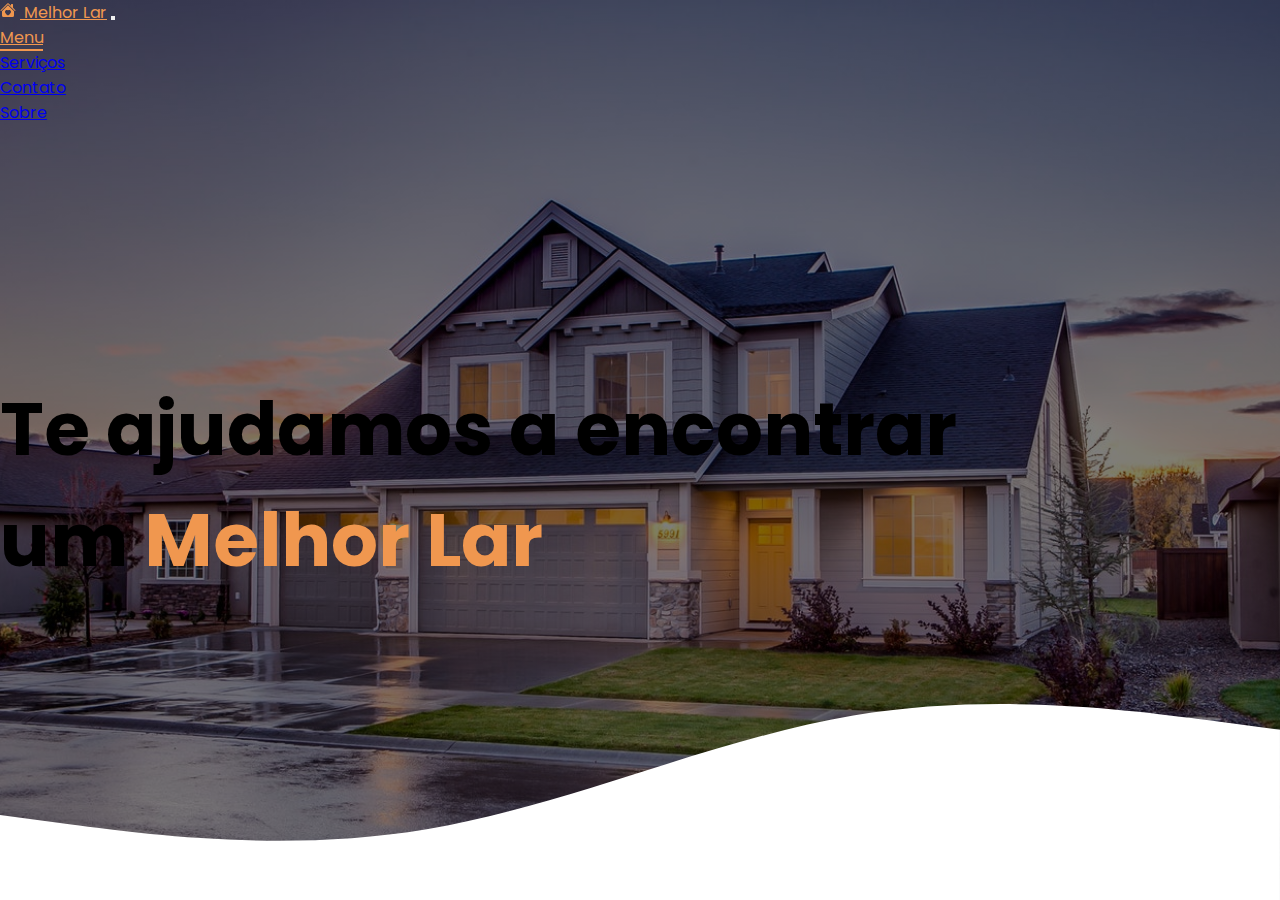
<file: Mobiliaria/index.html>
<!doctype html>
<html lang="en">

<head>
    <!-- Required meta tags -->
    <meta charset="utf-8">
    <meta name="viewport" content="width=device-width, initial-scale=1">

    <!-- Bootstrap CSS -->
    <link href="https://cdn.jsdelivr.net/npm/bootstrap@5.0.2/dist/css/bootstrap.min.css" rel="stylesheet"
        integrity="sha384-EVSTQN3/azprG1Anm3QDgpJLIm9Nao0Yz1ztcQTwFspd3yD65VohhpuuCOmLASjC" crossorigin="anonymous">

    <!-- ---link do css--- -->
    <link rel="stylesheet" href="style.css">

    <title>Melhor Lar</title>
</head>

<body>

    <section class="header">
        <div class="container">

            <nav class="navbar navbar-expand-lg navbar-dark">
                <div class="container-fluid">
                    <svg xmlns="http://www.w3.org/2000/svg" width="16" height="16" fill="#f0974f"
                        class="bi bi-house-heart-fill" viewBox="0 0 16 16">
                        <path
                            d="M7.293 1.5a1 1 0 0 1 1.414 0L11 3.793V2.5a.5.5 0 0 1 .5-.5h1a.5.5 0 0 1 .5.5v3.293l2.354 2.353a.5.5 0 0 1-.708.707L8 2.207 1.354 8.853a.5.5 0 1 1-.708-.707L7.293 1.5Z" />
                        <path
                            d="m14 9.293-6-6-6 6V13.5A1.5 1.5 0 0 0 3.5 15h9a1.5 1.5 0 0 0 1.5-1.5V9.293Zm-6-.811c1.664-1.673 5.825 1.254 0 5.018-5.825-3.764-1.664-6.691 0-5.018Z" />
                    </svg>
                    <a class="navbar-brand" href="#">&nbsp;Melhor Lar</a>
                    <button class="navbar-toggler" type="button" data-bs-toggle="collapse"
                        data-bs-target="#navbarSupportedContent" aria-controls="navbarSupportedContent"
                        aria-expanded="false" aria-label="Toggle navigation">
                        <span class="navbar-toggler-icon"></span>
                    </button>
                    <div class="collapse navbar-collapse" id="navbarSupportedContent">
                        <ul class="navbar-nav ms-auto mb-2 mb-lg-0">
                            <li class="nav-item">
                                <a class="nav-link active" aria-current="page" href="#">Menu</a>
                            </li>
                            <li class="nav-item">
                                <a class="nav-link" href="#">Serviços</a>
                            </li>
                            <li class="nav-item">
                                <a class="nav-link" href="#">Contato</a>
                            </li>
                            <li class="nav-item">
                                <a class="nav-link" href="#">Sobre</a>
                            </li>
                        </ul>
                    </div>
                </div>
            </nav>

            <!-- ---navbar end--- -->
            <div class="middle">
                <h1 class="text-white fw-bold display-3">Te ajudamos a encontrar um <span class="theme-text">Melhor
                        Lar</span></h1>
            </div>

        </div>
        <svg class="wave" xmlns="http://www.w3.org/2000/svg" viewBox="0 0 1440 320"><path fill="#fff" fill-opacity="1" d="M0,224L80,234.7C160,245,320,267,480,240C640,213,800,139,960,112C1120,85,1280,107,1360,117.3L1440,128L1440,320L1360,320C1280,320,1120,320,960,320C800,320,640,320,480,320C320,320,160,320,80,320L0,320Z"></path></svg>
    </section>



    <!-- Option 1: Bootstrap Bundle with Popper -->
    <script src="https://cdn.jsdelivr.net/npm/bootstrap@5.0.2/dist/js/bootstrap.bundle.min.js"
        integrity="sha384-MrcW6ZMFYlzcLA8Nl+NtUVF0sA7MsXsP1UyJoMp4YLEuNSfAP+JcXn/tWtIaxVXM"
        crossorigin="anonymous"></script>

    <!-- Option 2: Separate Popper and Bootstrap JS -->
    <!--
    <script src="https://cdn.jsdelivr.net/npm/@popperjs/core@2.9.2/dist/umd/popper.min.js" integrity="sha384-IQsoLXl5PILFhosVNubq5LC7Qb9DXgDA9i+tQ8Zj3iwWAwPtgFTxbJ8NT4GN1R8p" crossorigin="anonymous"></script>
    <script src="https://cdn.jsdelivr.net/npm/bootstrap@5.0.2/dist/js/bootstrap.min.js" integrity="sha384-cVKIPhGWiC2Al4u+LWgxfKTRIcfu0JTxR+EQDz/bgldoEyl4H0zUF0QKbrJ0EcQF" crossorigin="anonymous"></script>
    -->
</body>

</html>
</file>
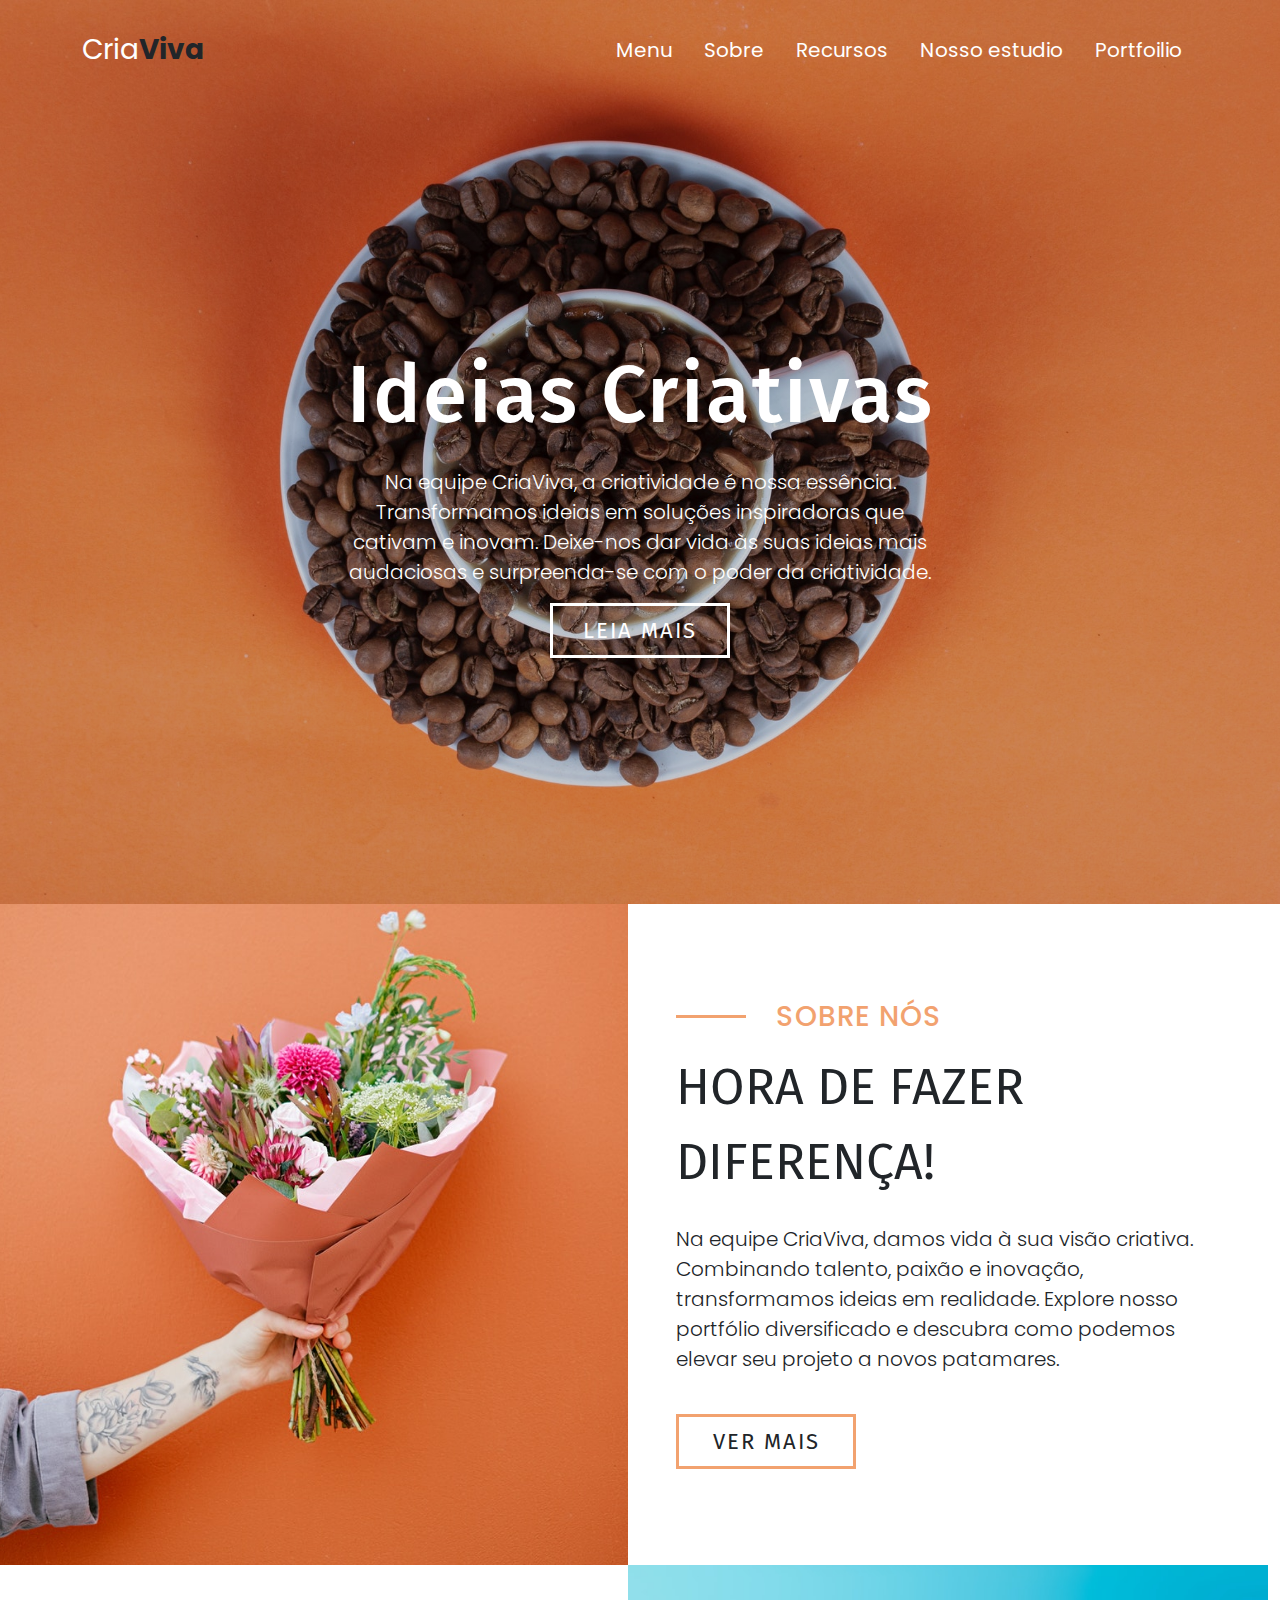
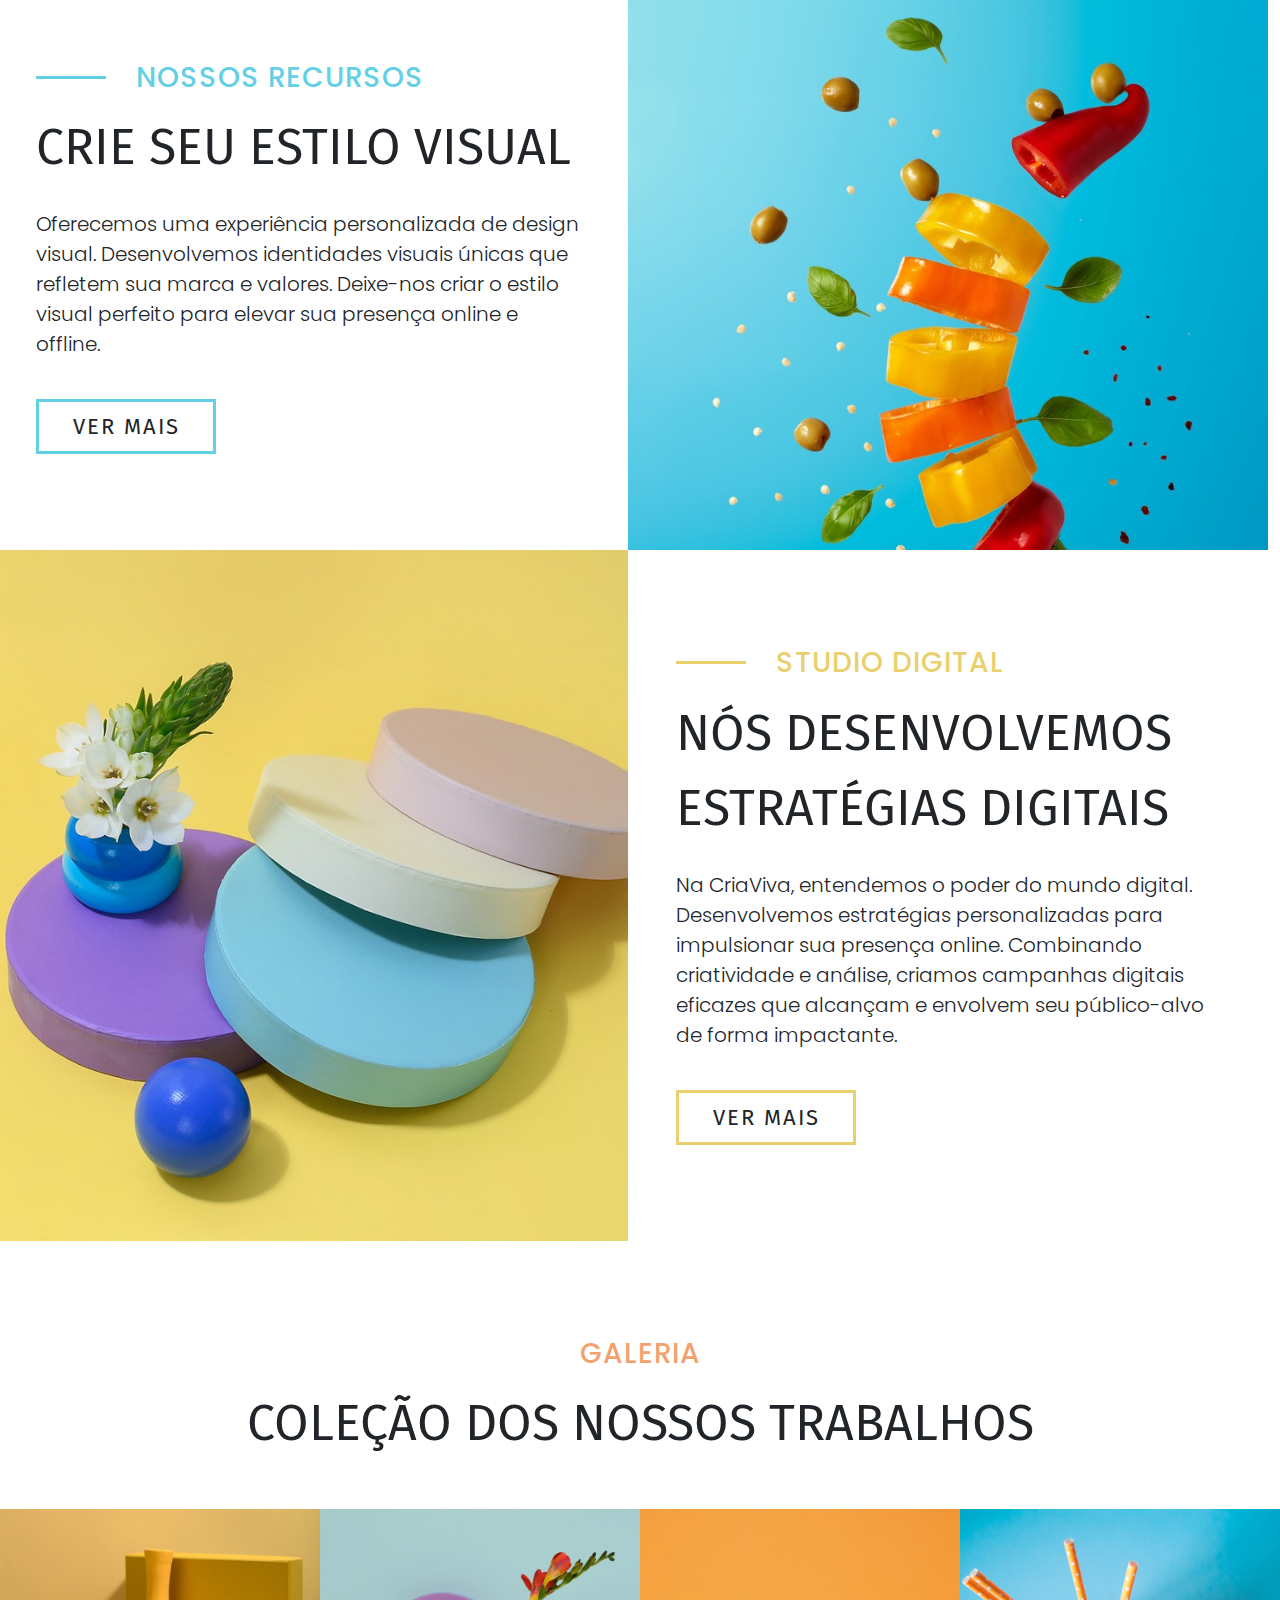
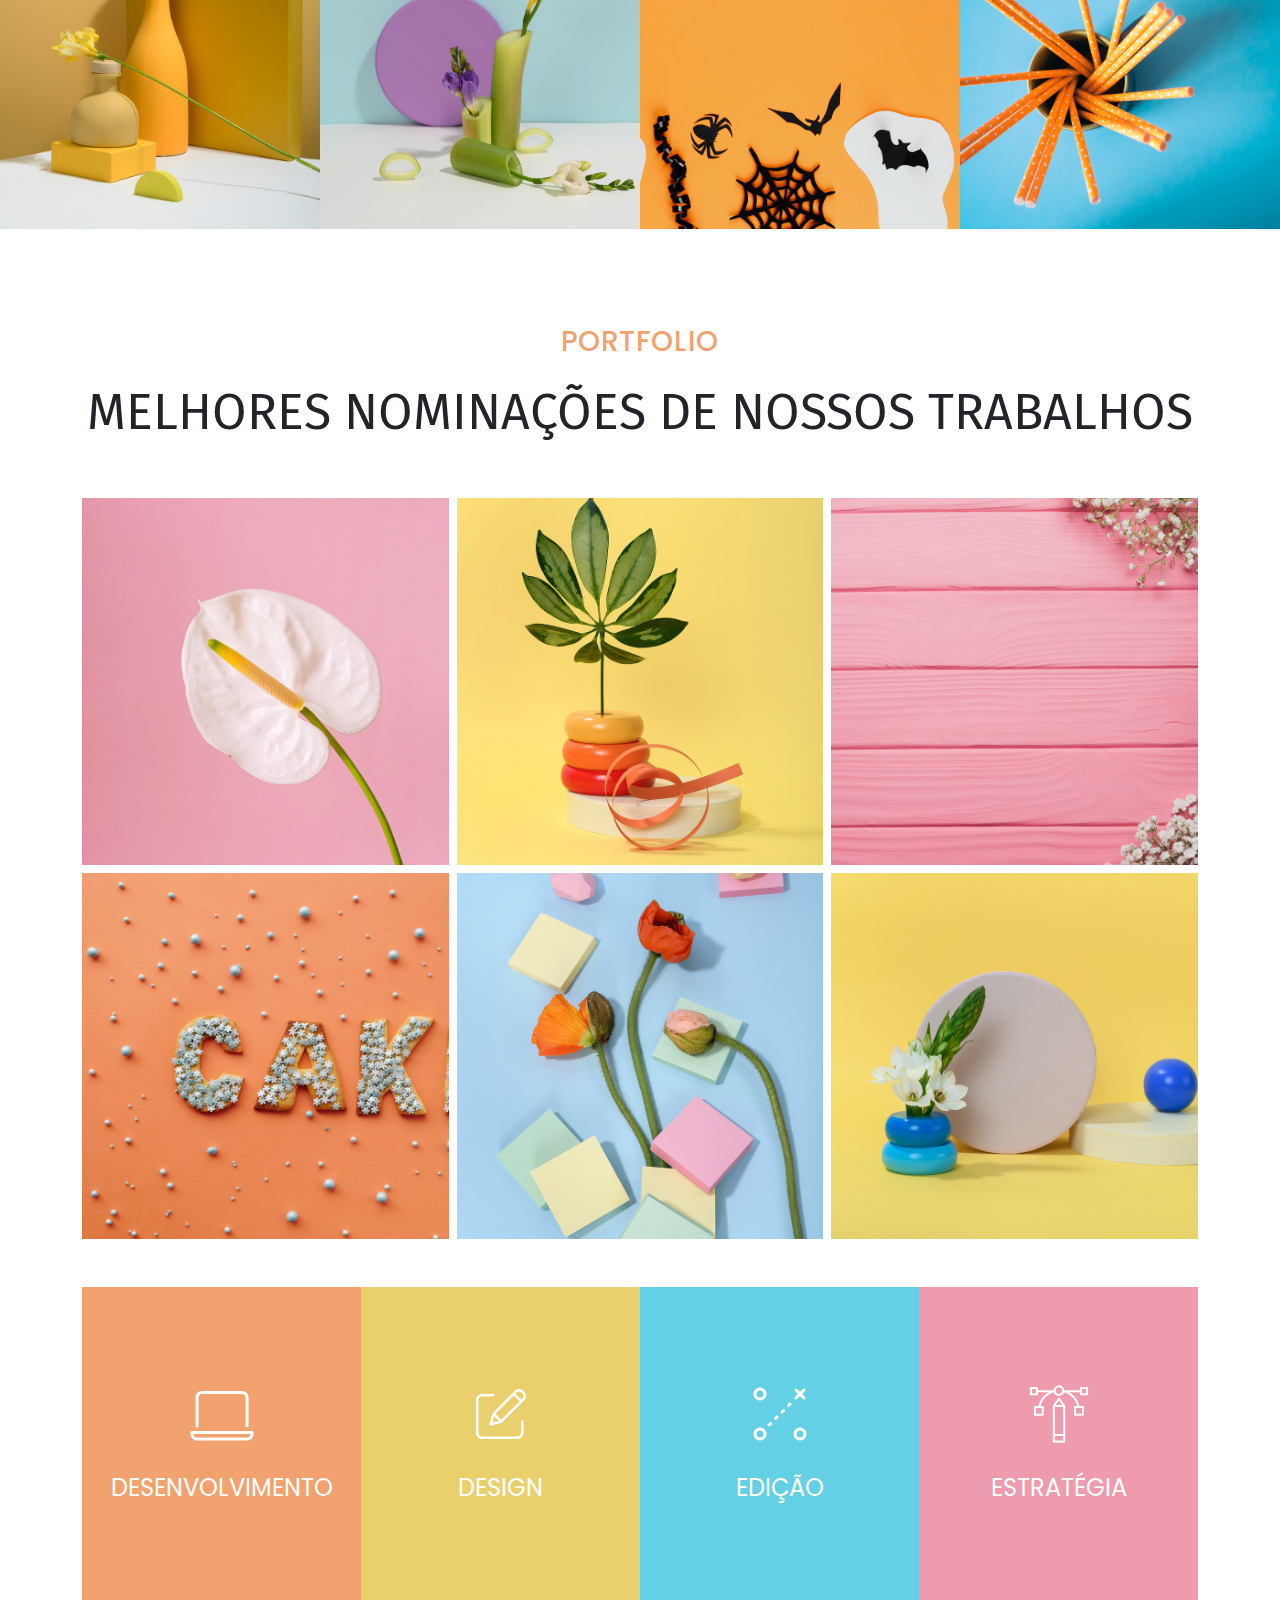
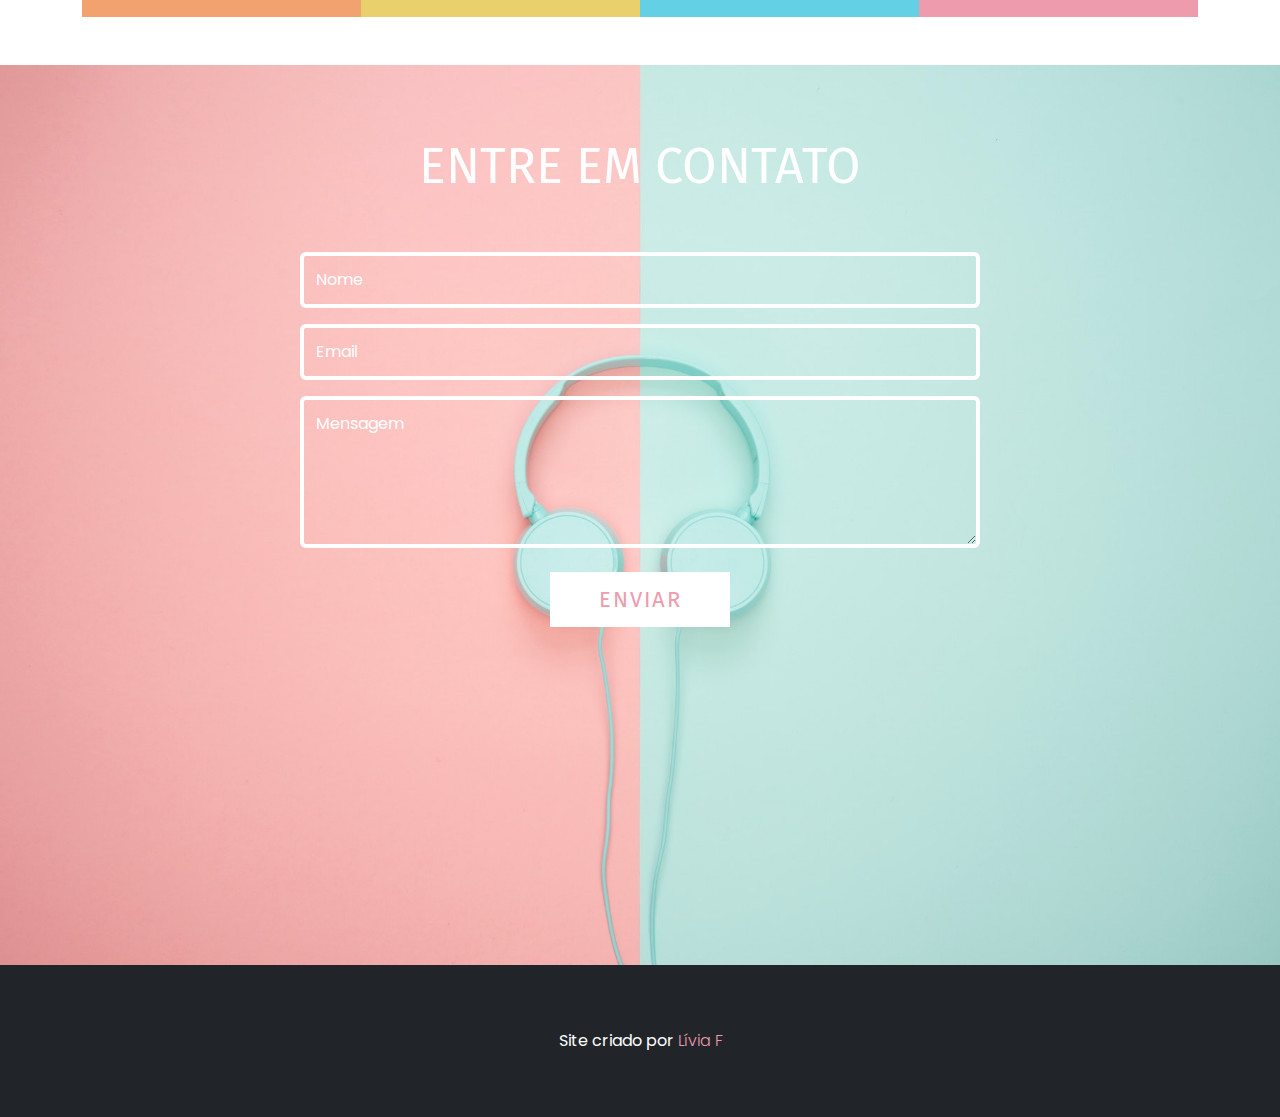
<file: portfolio/index.html>
<!DOCTYPE html>
<html lang="pt-br">
<head>
    <meta charset="UTF-8">
    <meta name="viewport" content="width=device-width, initial-scale=1.0">
    <title>CriaViva</title>
    <!-- ---bootstrap css--- -->
    <link rel="stylesheet" href="bootstrap/bootstrap.min.css">
    <!-- ------ -->
    <link rel="stylesheet" href="style.css">
</head>
<body>
    
<header id="header">
    <nav class="navbar navbar-expand-lg navbar-dark py-4">
        <div class="container">
            <a href="#" class="navbar-brand fs-3" >Cria<span class="fw-bold text-dark">Viva</span></a>
            <button type="button" class="navbar-toggler border-0" data-bs-toggle = "collapse" data-bs-target="#menuContent">
                <span class="navbar-toggler-icon">

                </span>
            </button>

            <div class="collapse navbar-collapse" id="menuContent">
                <ul class="navbar-nav ms-auto text-center">
                    <li class="nav-item mx-lg-2">
                        <a href="#header" class="nav-link text-white fs-5">Menu</a>
                    </li>
                    <li class="nav-item mx-lg-2">
                        <a href="#about" class="nav-link text-white fs-5">Sobre</a>
                    </li>
                    <li class="nav-item mx-lg-2">
                        <a href="#features" class="nav-link text-white fs-5">Recursos</a>
                    </li>
                    <li class="nav-item mx-lg-2">
                        <a href="#studio" class="nav-link text-white fs-5">Nosso estudio</a>
                    </li>
                    <li class="nav-item mx-lg-2">
                        <a href="#portfolio" class="nav-link text-white fs-5">Portfoilio</a>
                    </li>
                </ul>
            </div>
        </div>
    </nav>

    <div class="header-banner text-white">
        <div class="container d-flex flex-column align-items-center justify-content-center">
            <h1 class="mb-4">Ideias Criativas</h1>
            <p class="lead text-center">
                Na equipe CriaViva, a criatividade é nossa essência. Transformamos ideias em soluções inspiradoras que cativam e inovam. Deixe-nos dar vida às suas ideias mais audaciosas e surpreenda-se com o poder da criatividade.
            </p>
            <a href="#" class="btn btn-light btn-lg">Leia Mais</a>
        </div>
    </div>
</header>

<!-- ---seção sobre--- -->
<section id="about">
    <div class="row w-100 n-0">
        <div class="about-text col-lg-6 order-lg-1 my-5 p-5 d-flex flex-column justify-content-center align-items-start">
            <div class="title">
                <div class="d-flex justify-content-start align-items-center">
                    <div class="line"></div>
                    <h3 class="text-uppercase mb-0">Sobre Nós</h3>
                </div>
                <span class="text-uppercase mt-3 d-block">Hora de fazer diferença!</span>
            </div>
            <p class="lead my-4">Na equipe CriaViva, damos vida à sua visão criativa. Combinando talento, paixão e inovação, transformamos ideias em realidade. Explore nosso portfólio diversificado e descubra como podemos elevar seu projeto a novos patamares.</p>
            <a href="#" class="btn mt-3">Ver Mais</a>
        </div>

        <div class="about-img col-lg-6 order-lg-0">

        </div>
    </div>
</section>

<!-- ---seção Recursos--- -->
<section id="features">
    <div class="row w-100 n-0">
        <div class="features-text col-lg-6 my-5 p-5 d-flex flex-column justify-content-center align-items-start">
            <div class="title">
                <div class="d-flex justify-content-start align-items-center">
                    <div class="line"></div>
                    <h3 class="text-uppercase mb-0">Nossos Recursos</h3>
                </div>
                <span class="text-uppercase mt-3 d-block">Crie seu estilo visual</span>
            </div>
            <p class="lead my-4">Oferecemos uma experiência personalizada de design visual. Desenvolvemos identidades visuais únicas que refletem sua marca e valores. Deixe-nos criar o estilo visual perfeito para elevar sua presença online e offline.</p>
            <a href="#" class="btn mt-3">Ver Mais</a>
        </div>

        <div class="features-img col-lg-6">

        </div>
    </div>
</section>

<!-- ---seção Studio--- -->
<section id="studio">
    <div class="row w-100 n-0">
        <div class="studio-text col-lg-6 order-lg-1 my-5 p-5 d-flex flex-column justify-content-center align-items-start">
            <div class="title">
                <div class="d-flex justify-content-start align-items-center">
                    <div class="line"></div>
                    <h3 class="text-uppercase mb-0">Studio Digital</h3>
                </div>
                <span class="text-uppercase mt-3 d-block">Nós desenvolvemos estratégias digitais</span>
            </div>
            <p class="lead my-4">Na CriaViva, entendemos o poder do mundo digital. Desenvolvemos estratégias personalizadas para impulsionar sua presença online. Combinando criatividade e análise, criamos campanhas digitais eficazes que alcançam e envolvem seu público-alvo de forma impactante.</p>
            <a href="#" class="btn mt-3">Ver Mais</a>
        </div>

        <div class="studio-img col-lg-6">

        </div>
    </div>
</section>

<!-- ---gallery--- -->
<section id="gallery" class="my-5 pt-5">
    <div class="container">
        <div class="title text-center mb-5">
            <h3 class="text-uppercase mb-0">
                galeria
            </h3>
            <span class="text-uppercase mt-3 d-block">
                coleção dos nossos trabalhos
            </span>
        </div>
    </div>
    <div class="row g-0">
        <div class="col-md-6 col-xl-3">
            <img src="images/gallery__1.jpg" alt="" class="img-fluid">
        </div>
        <div class="col-md-6 col-xl-3">
            <img src="images/gallery__2.jpg" alt="" class="img-fluid">
        </div>
        <div class="col-md-6 col-xl-3">
            <img src="images/gallery__3.jpg" alt="" class="img-fluid">
        </div>
        <div class="col-md-6 col-xl-3">
            <img src="images/gallery__4.jpg" alt="" class="img-fluid">
        </div>
    </div>
</section>

<!-- ---portfolio--- -->
<section id="portfolio" class="my-5 pt-5">
    <div class="container">
        <div class="title text-center mb-5">
            <h3 class="text-uppercase mb-0">
                Portfolio
            </h3>
            <span class="text-uppercase mt-3 d-block">
                Melhores nominações de nossos trabalhos
            </span>
        </div>

        <div class="row g-2">
            <div class="col-md-6 col-lg-4">
                <img src="images/portfolio__1.jpg" class="img-fluid" alt="">
            </div>
            <div class="col-md-6 col-lg-4">
                <img src="images/portfolio__2.jpg" class="img-fluid" alt="">
            </div>
            <div class="col-md-6 col-lg-4">
                <img src="images/portfolio__3.jpg" class="img-fluid" alt="">
            </div>
            <div class="col-md-6 col-lg-4">
                <img src="images/portfolio__4.jpg" class="img-fluid" alt="">
            </div>
            <div class="col-md-6 col-lg-4">
                <img src="images/portfolio__5.jpg" class="img-fluid" alt="">
            </div>
            <div class="col-md-6 col-lg-4">
                <img src="images/portfolio__6.jpg" class="img-fluid" alt="">
            </div>
        </div>
    </div>
</section>

<!-- ---serviços--- -->
<section id="services" class="my-5">
    <div class="container">
        <div class="row g-0">
            <div class="col-nd-6 col-lg-3 p-4 d-flex flex-column align-items-center justify-content-center">
                <img src="images/icon__1.png" alt="">
                <p class="text-uppercase text-center mt-4 fs-4 text-white">Desenvolvimento</p>
                
            </div>
            <div class="col-nd-6 col-lg-3 p-4 d-flex flex-column align-items-center justify-content-center">
                <img src="images/icon__2.png" alt="">
                <p class="text-uppercase text-center mt-4 fs-4 text-white">Design</p>

            </div>
            <div class="col-nd-6 col-lg-3 p-4 d-flex flex-column align-items-center justify-content-center">
                <img src="images/icon__3.png" alt="">
                <p class="text-uppercase text-center mt-4 fs-4 text-white">Edição</p>

            </div>
            <div class="col-nd-6 col-lg-3 p-4 d-flex flex-column align-items-center justify-content-center">
                <img src="images/icon__4.png" alt="">
                <p class="text-uppercase text-center mt-4 fs-4 text-white">Estratégia</p>

            </div>
        </div>
    </div>
</section>

<!-- ---contact--- -->
<section id="contact" class="vh-100 pt-5">
    <div class="container">
        <div class="title text-center mb-5">
            <span class="text-uppercase mt-3 d-block text-white">
                Entre em Contato
            </span>
        </div>

        <form class="mx-auto">
            <div class="mb-3">
                <input type="text" placeholder="Nome" class="form-control bg-transparent text-white border-4 border-white">
            </div>
            <div class="mb-3">
                <input type="text" placeholder="Email" class="form-control bg-transparent text-white border-4 border-white">
            </div>
            <div class="mb-3">
                <textarea rows="5" placeholder="Mensagem" class="form-control bg-transparent text-white border-4 border-white"></textarea>
            </div>
            <button type="submit" class="btn d-block mx-auto bg-white border-white mt-4">Enviar</button>
        </form>
    </div>
</section>

<footer class="py-5 bg-dark text-white">
    <div class="container">
        <p class="text-center my-3">
            Site criado por <span class="fw-light">Lívia F</span>
        </p>
    </div>
</footer>


<!-- ---bootstrap js--- -->
    <script src="bootstrap/bootstrap.bundle.min.js"></script>
</body>
</html>
</file>
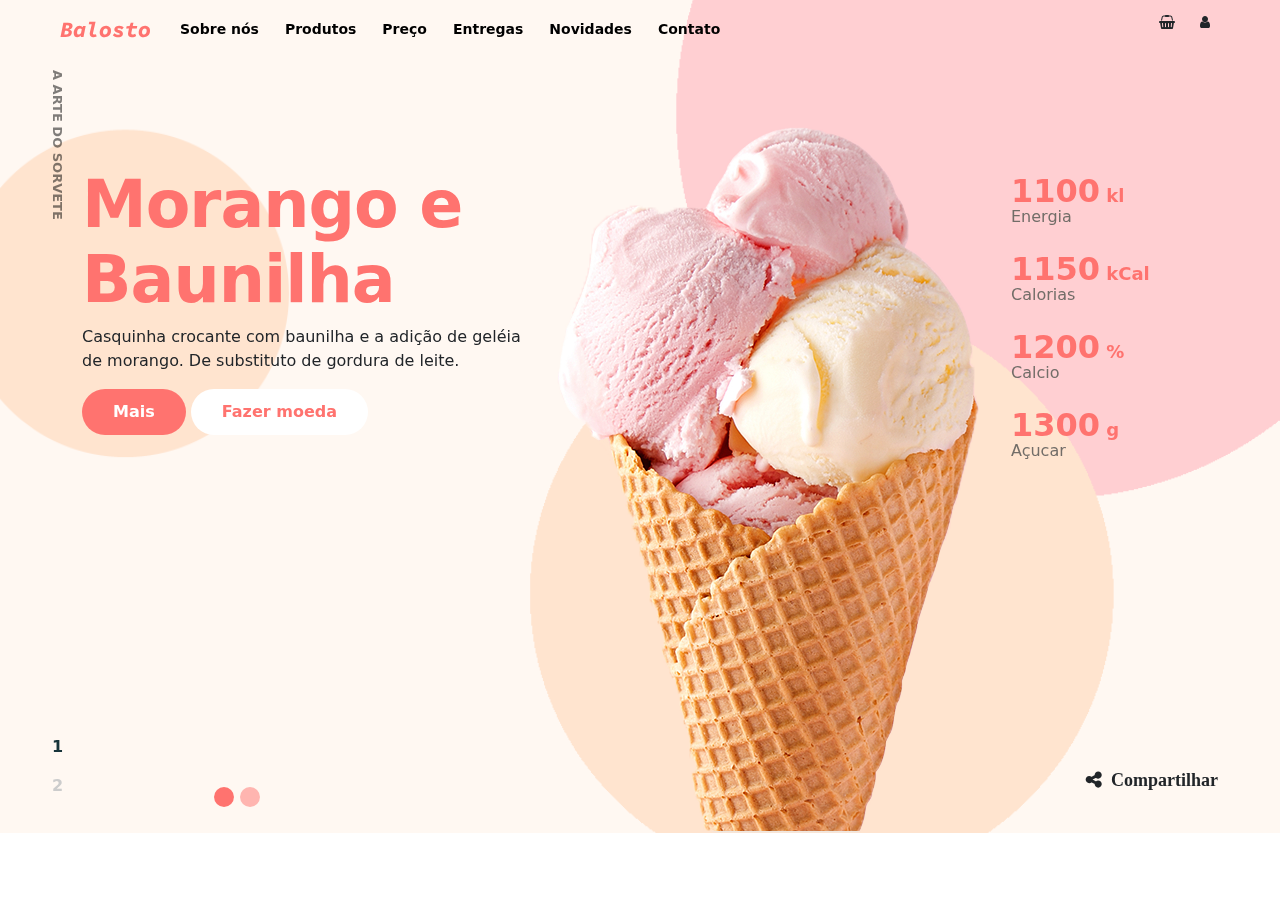
<file: Sorvete/index.html>
<!DOCTYPE html>
<html lang="pt-br">

<head>
    <meta charset="UTF-8">
    <meta name="viewport" content="width=device-width, initial-scale=1.0">
    <title>Loja de Sorvetes</title>

    <!-- ---fonts--- -->
    <link
        href="https://fonts.googleapis.com/css2?family=Source+Code+Pro:ital,wght@0,600;0,700;0,900;1,500;1,600;1,900&display=swap"
        rel="stylesheet">
    <link href="https://fonts.googleapis.com/css2?family=Nunito:wght@400;600&display=swap" rel="stylesheet">
    <link href="https://fonts.googleapis.com/css2?family=Roboto:ital,wght@0,400;0,500;1,400&display=swap"
        rel="stylesheet">

    <!-- ---bootstrap--- -->
    <link rel="stylesheet" href="https://cdn.jsdelivr.net/npm/bootstrap@5.3.1/dist/css/bootstrap.min.css">

    <!-- ---fontawesome--- -->
    <link rel="stylesheet" href="https://cdn.jsdelivr.net/npm/font-awesome@4.7.0/css/font-awesome.min.css">

    <!-- ---css--- -->
    <link rel="stylesheet" href="style.css">
</head>

<header class="menu">
    <div class="menu-1">
        <div class="container-fluid px-lg-5">
            <nav class="navbar navbar-expand-lg">
                <div class="container-fluid">
                    <a class="navbar-brand" href="#">Balosto</a>
                    <button class="navbar-toggler" type="button" data-bs-toggle="collapse" data-bs-target="#navbarNav"
                        aria-controls="navbarNav" aria-expanded="false" aria-label="Toggle navigation">
                        <span class="navbar-toggler-icon"></span>
                    </button>
                    <div class="collapse navbar-collapse" id="navbarNav">
                        <ul class="navbar-nav">
                            <li class="nav-item">
                                <a class="nav-link active" aria-current="page" href="#">Sobre nós</a>
                            </li>
                            <li class="nav-item">
                                <a class="nav-link" href="#">Produtos</a>
                            </li>
                            <li class="nav-item">
                                <a class="nav-link" href="#">Preço</a>
                            </li>
                            <li class="nav-item">
                                <a class="nav-link" href="#">Entregas</a>
                            </li>
                            <li class="nav-item">
                                <a class="nav-link" href="#">Novidades</a>
                            </li>
                            <li class="nav-item">
                                <a class="nav-link" href="#">Contato</a>
                            </li>
                        </ul>
                    </div>
                    <ul class="navbar-nav1 m1-auto">
                        <i class="fa fa-shopping-basket"></i>
                        <i class="fa fa-user"></i>
                    </ul>
                </div>
            </nav>
        </div>
    </div>
</header>

<section class="main background-image">
    <div class="container-fluid">
        <div id="carouselExampleIndicators" class="carousel carousel-fade">
            <div class="carousel-indicators">
                <button type="button" data-bs-target="#carouselExampleIndicators" data-bs-slide-to="0" class="active btn"
                    aria-current="true" aria-label="Slide 1"></button>
                <button type="button" data-bs-target="#carouselExampleIndicators" data-bs-slide-to="1"
                    aria-label="Slide 2" class="btn"></button>
            </div>
            <div class="carousel-inner">
                <div class="carousel-item active">
                    <div class="craft">
                        <span>A Arte do Sorvete</span>
                    </div>
                    <div class="slider-counter">
                        <span class="item1 active">1</span>
                        <span class="item1">2</span>
                    </div>
                    <div class="container">
                        <div class="row">
                            <div class="col-lg-5 col-md-12 col-sm-12">
                                <div class="slider_head">
                                    <div class="slider_head1">
                                        <h1>Morango <span>e Baunilha</span></h1>
                                        <p>Casquinha crocante com baunilha e a adição de geléia de morango. De
                                            substituto de gordura de leite.</p>
                                        <div class="button text-left">
                                            <button class="btn button1">Mais</button>
                                            <button class="btn button2">Fazer moeda</button>
                                        </div>
                                    </div>
                                </div>
                                <div class="share">
                                    <i class="fa fa-share-alt"><span>Compartilhar</span></i>
                                </div>
                            </div>
                            <div class="col-lg-7 col-md-12 col-sm-12 hide">
                                <div class="image d-flex justify-content-start">
                                    <img src="image/3.png" alt="">
                                    <ul>
                                        <li><a href="#">1100 <span>kl</span><br>
                                                <p>Energia</p>
                                            </a></li>

                                        <li><a href="#">1150 <span>kCal</span><br>
                                                <p>Calorias</p>
                                            </a></li>

                                        <li><a href="#">1200 <span>%</span><br>
                                                <p>Calcio</p>
                                            </a></li>

                                        <li><a href="#">1300 <span>g</span><br>
                                                <p>Açucar</p>
                                            </a></li>
                                    </ul>
                                </div>
                            </div>
                        </div>
                    </div>

                </div>
                <div class="carousel-item">
                    <div class="craft">
                        <span>A Arte do Sorvete</span>
                    </div>
                    <div class="slider-counter">
                        <span class="item1 ">1</span>
                        <span class="item1 active">2</span>
                    </div>
                    <div class="container">
                        <div class="row">
                            <div class="col-lg-5 col-md-12 col-sm-12">
                                <div class="slider_head">
                                    <div class="slider_head1">
                                        <h1>Morango</h1>
                                        <p>Casquinha crocante com baunilha e a adição de geléia de morango. De
                                            substituto de gordura de leite.</p>
                                        <div class="button text-left">
                                            <button class="btn button1">Mais</button>
                                            <button class="btn button2">Fazer moeda</button>
                                        </div>
                                    </div>
                                </div>
                                <div class="share">
                                    <i class="fa fa-share-alt"><span>Compartilhar</span></i>
                                </div>
                            </div>
                            <div class="col-lg-7 col-md-12 col-sm-12 hide">
                                <div class="image d-flex justify-content-start">
                                    <img src="image/2.png" alt="">
                                    <ul>
                                        <li><a href="#">1300 <span>kl</span><br>
                                                <p>Energia</p>
                                            </a></li>

                                        <li><a href="#">1400 <span>kCal</span><br>
                                                <p>Calorias</p>
                                            </a></li>

                                        <li><a href="#">1450 <span>%</span><br>
                                                <p>Calcio</p>
                                            </a></li>

                                        <li><a href="#">1500 <span>g</span><br>
                                                <p>Açucar</p>
                                            </a></li>
                                    </ul>
                                </div>
                            </div>
                        </div>
                    </div>

                </div>
            </div>
        </div>
    </div>
</section>

<body>
    <script src="https://code.jquery.com/jquery-3.7.1.slim.min.js"></script>
    <script src="https://cdnjs.cloudflare.com/ajax/libs/popper.js/2.9.2/umd/popper.min.js"></script>
    <script src="https://cdn.jsdelivr.net/npm/bootstrap@5.3.1/dist/js/bootstrap.min.js"></script>
</body>

</html>
</file>
<file: Mobiliaria/style.css>
@import url('https://fonts.googleapis.com/css2?family=Poppins&display=swap');

*{
    margin: 0px;
    padding: 0px;
    box-sizing: border-box;
    font-family: 'Poppins', sans-serif;
}

:root{
    --main-color:#f0974f;
}

.theme-text{
    color: var(--main-color)
}

.navbar-brand{
    color: var(--main-color)!important;
}

.active{
    color: var(--main-color) !important;
    border-bottom: 2px solid var(--main-color);
}

.navbar ul li a:hover{
    color: var(--main-color) !important;
}

.header{
    background-image: linear-gradient(rgba(0,0,0,0.5), rgba(0,0,0,0.5)), url(img/landing-img.jpg);
    width: 100%;
    height: 100vh;
    background-position: center;
    background-size: cover;
    position: relative;
}
.wave{
    position: absolute;
    bottom: 0px;
    
}
.middle{
    height: 80vh;
    width: 80%;
    display: flex;
    justify-content: start;
    align-items: center;
}
.middle h1{
    font-size: 74px;
}
</file>
<file: portfolio/style.css>
@import url('https://fonts.googleapis.com/css2?family=Fira+Sans:wght@500;600;700&family=Poppins:wght@300;400;500&display=swap');

:root{
    --lg-font:'Fira Sans', sans-serif;
    --sm-font:'Poppins', sans-serif;
    --orange: #f2a26f;
    --pink: #ed9bad;
    --blue: #63d0e5;
    --yellow: #e9d06c;
    --transition: all 0.3s ease;
}

body{
    font-family: var(--sm-font);
}

h1,h2,h3{
    font-family: var(--lg-font);
    letter-spacing: 1px;
}

/* button */
.btn{
    border:none;
    border-radius: 0;
    text-transform: uppercase;
    font-family: var(--lg-font);
    border: 3px solid #fff;
    width: 180px;
    padding: 8px 0;
    letter-spacing: 2px;
    transition: var(--transition);
}

.btn:hover{
    color:#fff;
}


header{
    background: linear-gradient(rgba(0,0,0,0.2),rgba(0,0,0,.2)), url(images/header__img.jpg) center/cover no-repeat;
}

.nav-link{
    transition: var(--transition);
}

.nav-link:hover{
    opacity: 0.7;
}
.header-banner .container{
    min-height: calc(100vh - 96px);
}
.header-banner h1{
    font-size: 40px;
    letter-spacing: 2px;
}

.header-banner .lead{
    max-width: 600px;
}

.header-banner .btn{
    background-color: transparent;
    color:#fff;
    transition: var(--transition);
}
.header-banner .btn:hover{
    background-color: #fff;
    color:#000;
}

/* --line e titulo-- */
.line{
    height: 3px;
    width: 70px;
    background-color: var(--orange);
    margin-right: 30px;
}

.title h3{
    color: var(--orange);
    font-family: var(--sm-font);
}

.title span {
    font-size: 32px;
    font-family: var(--lg-font);
}

/* --sobre-- */
.about-img{
    background: url(images/about__img.jpg)center/cover no-repeat;
    min-height: 500px;
}

.about-text .btn{
    border-color: var(--orange);
}
.about-text .btn:hover{
    background-color: var(--orange);
}

/* ---recursos--- */
.features-img{
    background: url(images/features__img.jpg) center/cover no-repeat;
    min-height: 500px;
}

.features-text .line{
    background-color: var(--blue);
}

.features-text .title h3{
    color: var(--blue);
}

.features-text .btn{
    border-color: var(--blue);
}
.features-text .btn:hover{
    background-color: var(--blue);
}

/* ---studio--- */
.studio-img{
    background: url(images/studio__img.jpg) center/cover no-repeat;
    min-height: 500px;
}

.studio-text .line{
    background-color: var(--yellow);
}

.studio-text .title h3{
    color: var(--yellow);
}

.studio-text .btn{
    border-color: var(--yellow);
}
.studio-text .btn:hover{
    background-color: var(--yellow);
}

/* --serviçoes-- */
#services .row div{
    height: 330px;
}
#services .row div:nth-child(1){
    background-color: var(--orange);
}
#services .row div:nth-child(2){
    background-color: var(--yellow);
}
#services .row div:nth-child(3){
    background-color: var(--blue);
}
#services .row div:nth-child(4){
    background-color: var(--pink);
}

/* contact */
#contact{
    background: url(images/contact__img.jpg) center/cover no-repeat;
}
#contact form{
    max-width: 680px;
}
#contact form .form-control{
    padding: 12px;
}
#contact form .form-control::placeholder{
    color:#fff;
}
#contact form .btn{
    color: var(--pink);
}
#contact form .btn:hover{
    background-color: transparent!important;
    color:#fff
}

/* ---footer--- */
footer span{
    color: var(--pink);
}

/* Media Queries */
@media(max-width:576px){
    .lead{
        font-size: 17px;
    }
}
@media(min-width:678px){
    .header-banner h1{
        font-size: 80px;
    }
    .btn{
        font-size: 22px;
    }

    .title span{
        font-size: 50px;
    }
}
</file>
<file: Sorvete/style.css>
body{
    margin: 0;
    padding: 0;
    box-sizing: border-box;
    overflow-x: hidden;
    overflow-y: scroll;
    width: 100%;;
}

@media screen and (max-width:431px){
    .slider-head1 h1{font-size: 45px !important;}
    .text-left{text-align: left!important;
    width: 243px !important;}
}

@media screen and (max-width:568px){
    .carft{display: none;}
    .slider_head1{top: 20%;
    left: 50%;
    transform: translate(-50%,-20%);}
    .slider .head1 .button1 {font-size: 12px;
    padding: 8px 20px;}
}
@media screen and (max-width:992px){
    .hide {display:none;}
    .slider_head{height: 100vh;}

    .navbar-collapse{
        background: rgba(0,0,0,0.8);
    }
    .nav-link{
        color: white!important;
        font-size: 12px!important;
        margin-top: 0px!important;
        padding-left: 10px!important;
        text-align: center!important;
    }

    .navbar-nav1{display: none!important;}

    .slider_head1{left: 50%;
    transform: translate(-50);}
}

.background-image{
    position: absolute;
    top: 0;
    background-image: url('image/1.png');
    background-repeat: no-repeat;
    background-size: cover;
    background-position: center;
}

.menu{
    position: relative;
    width: 100%;
}

.menu-1{
    position: absolute;
    top: 0;
    left: 0;
    width: 100%;
    z-index:999;
    background-color: transparent;
}

.navbar-brand{
    color: #ff736f!important;
    font-family: 'Source Code Pro',monospace;
    font-size: 22px;
    font-style: italic;
    font-weight: 800;
}

.menu .nav-link{
    font-size: 14px;
    font-weight: bold;
    color: black;
    margin: 0px 5px;;
}

.menu .nav-link:hover{
    color: rgb(150,146,142);
}

.navbar-nav1{
    position: relative;
}

.navbar-nav1 i{
    font-size: 14px;
    font-weight: 400;
    margin: 0px 10px;
}

.main{
    position:relative;
    width: 100%;
    height: 100%;
    overflow:hidden;
}

.slider-counter{
    position: absolute;
    bottom: 20px;
    left: 40px;
}

.slider-counter span{
    display: block;
    letter-spacing: 1.7px;
    margin: 15px 0px;
    text-transform: uppercase;
    color: #ccc;
    font-style: 13px;
    font-weight: 800;
}

.slider-counter span.active{
    color:#17343a
}
.craft{
    position: relative;
    top: 70px;
}

.craft span{
    display: inline-block;
    writing-mode: vertical-lr;
    margin: 0px 0px 10px 35px;
    font-weight: bold;
    color: rgba(0, 0, 0, 0.5);
    text-transform: uppercase;
    font-size: 13px;
}

.slider_head{
    position: relative;
    width: 100%;
}

.slider_head1{
    position: absolute;
}

.slider_head1 h1{
    text-align: left;
    color: #ff736f;
    font-size: 65px;
    font-weight: 700;
    line-height: normal;
    letter-spacing: -1px;
    animation: animate 0.8s ease-in 1;
}

@keyframes animate{
    0%{transform: translateY(-80px);
    opacity: 0;}
    50%{
        opacity: 1;
    }
    100%{
        transform: translateY(0px);
        opacity: 1;
    }
}

.slider-head1 p{
    text-align: left;
    color:rgb(114,109,104);
    font-weight: 500;
    font-size: 16px;
    letter-spacing: 1px;
    font-family: 'Roboto',sans-serif;
}

.share{
    position: absolute;
    bottom: 40px;
    right: 50px;;
}

.share i {
    font-size: 18px;
    font-weight: 600;
}

.share span{
    font-size: 18px;
    margin-left: 10px;
    font-weight: 600;
}

.slider_head1 .button1{
    border-radius: 40px;
    background: #ff736f;
    color: white;
    font-weight: 600;
    padding: 10px 30px;

}

.slider_head1 .button1:hover{
    background: white;
    color: black;
    border: 1px solid black;
}

.slider_head1 .button2{
    border-radius: 40px;
    background: white;
    color: #ff736f;
    font-weight: 600;
    padding: 10px 30px;
}

.slider_head1 .button2:hover{
    background: black;
    color: white;
}

.image{
    position: relative;
}

.image img{
    height: 100%;
    margin-top: -40px;
}

.image ul {
    list-style: none;
}

.image ul li a{
    text-decoration: none;
    font-size: 32px;
    font-weight: bold;
    color: #ff736f;
}

.image ul li p{
    font-size: 16px;
    color: rgb(114,109,104);
    font-weight: 500;
    margin-top: -10px;
}

.image ul li span{
    font-size: 18px;
    margin-left: -5px;
}


.carousel-indicators {
    width: 73px;

}

.carousel-indicators .btn{
    background-color: #ff736f;
    height: 20px;
    width: 20px;
    border-radius: 50%;
}
</file>
